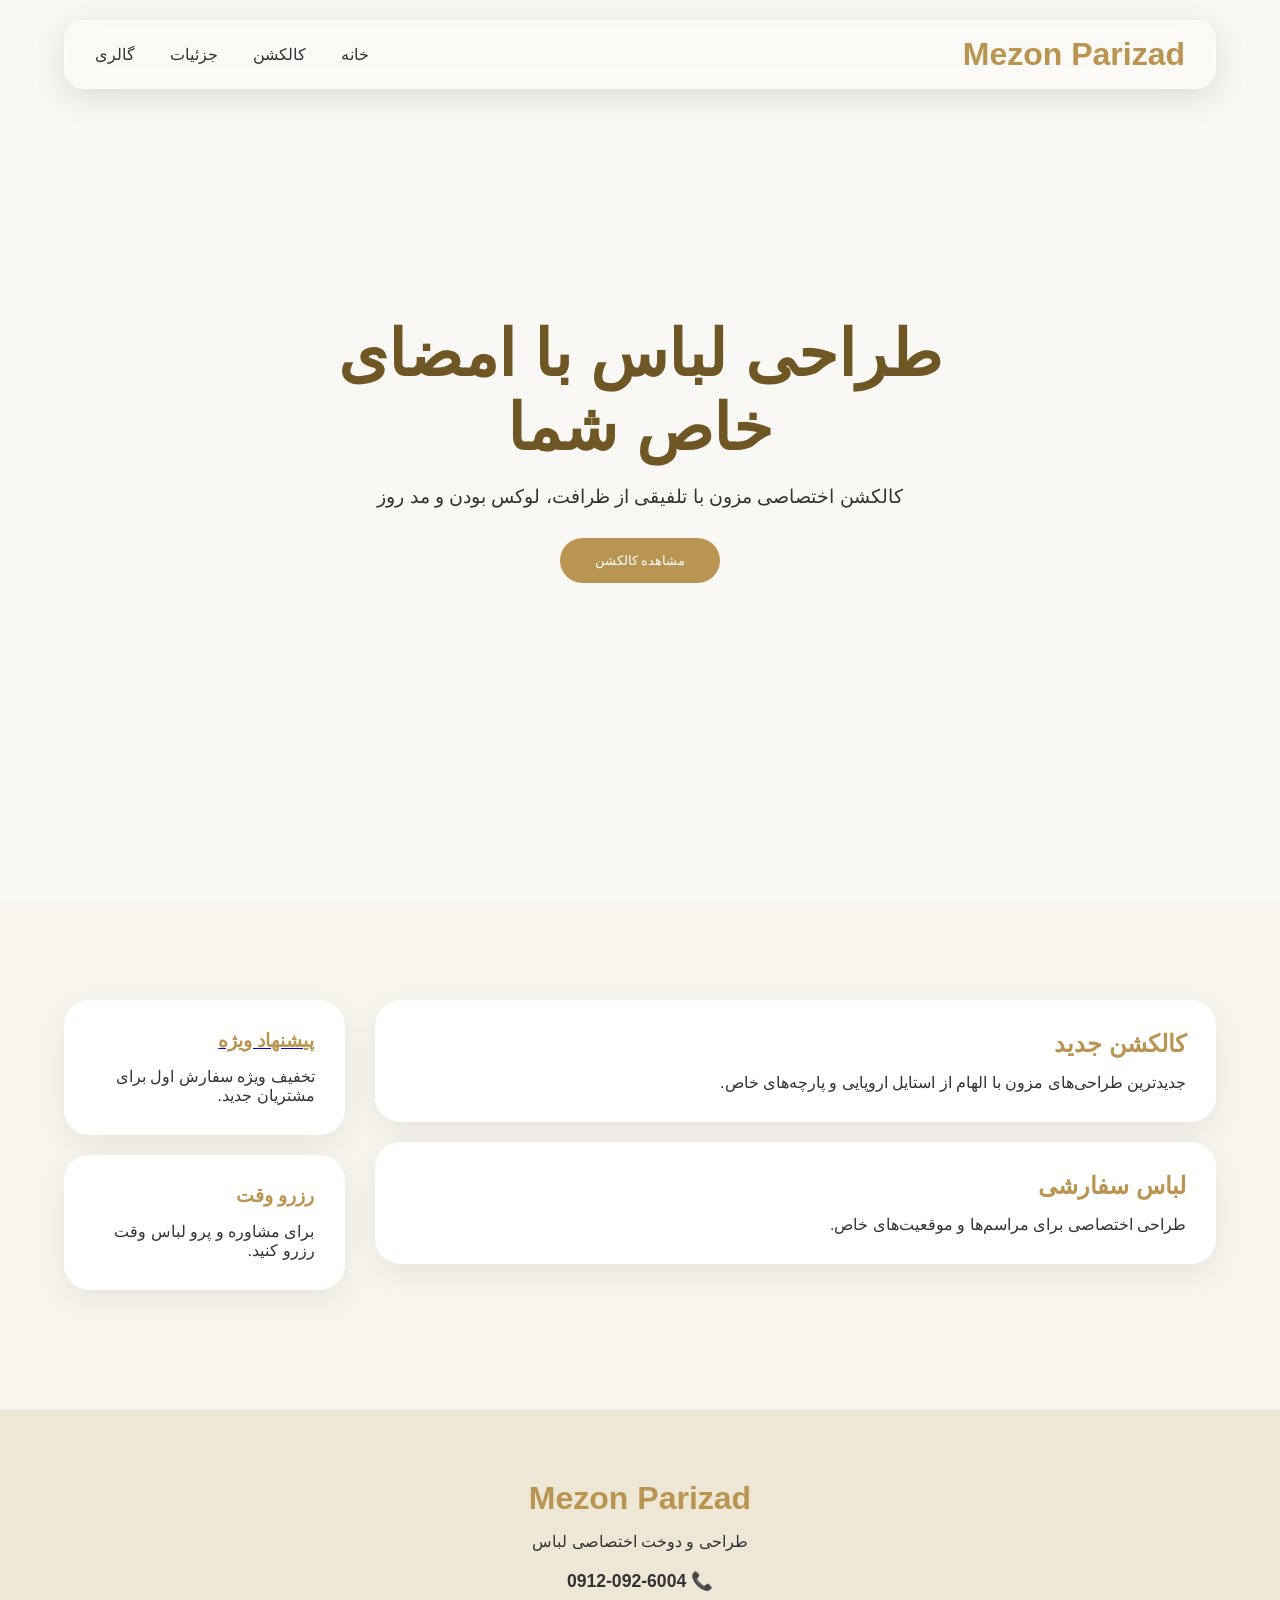
<file: index.html>
<!DOCTYPE html>
<html lang="fa" dir="rtl">

<head>
    <meta charset="UTF-8">
    <meta name="viewport" content="width=device-width, initial-scale=1.0">
    <title>Mezon Parizad</title>
    <link rel="stylesheet" href="css/style.css">
</head>

<body>
    <header class="header">
        <div class="logo">
            Mezon Parizad
        </div>
        <nav class="navbar">
            <ul>
                <li><a href="#">خانه</a></li>
                <li class="dropdown">
                    <a href="#">
                        کالکشن
                    </a>
                    <div class="dropdown-menu">
                        <a href="#">بهار</a>
                        <a href="#">تابستان</a>
                        <a href="#">پاییز</a>
                        <a href="#">زمستان</a>
                    </div>
                </li>
                <li class="dropdown">
                    <a href="#">
                        جزئیات
                    </a>
                    <div class="dropdown-menu">
                        <a href="#">درباره ما</a>
                        <a href="#">مزون</a>
                        <a href="#">تماس</a>
                    </div>
                </li>
                <li><a href="#">گالری</a></li>
            </ul>
        </nav>
        <div class="menu-btn">
            ☰
        </div>
    </header>
    <section class="hero">
        <div class="hero-content">
            <h1>
                طراحی لباس با امضای خاص شما
            </h1>
            <p>
                کالکشن اختصاصی مزون با تلفیقی از ظرافت، لوکس بودن و مد روز
            </p>
            <a href="new.html">
                <button>
                    مشاهده کالکشن
                </button>
            </a>
        </div>
    </section>
    <div class="container">
        <main>
            <div class="card">
                <h2>کالکشن جدید</h2>
                <p>
                    جدیدترین طراحی‌های مزون با الهام از استایل اروپایی و پارچه‌های خاص.
                </p>
            </div>
            <div class="card">
                <h2>لباس سفارشی</h2>
                <p>
                    طراحی اختصاصی برای مراسم‌ها و موقعیت‌های خاص.
                </p>
            </div>
        </main>
        <aside>
            <div class="aside-box">
                <a href="pishnhad.html">
                    <h3 class="dropdown">پیشنهاد ویژه</h3>
                </a>
                <p>
                    تخفیف ویژه سفارش اول برای مشتریان جدید.
                </p>
            </div>
            <div class="aside-box">
                <h3>رزرو وقت</h3>
                <p>
                    برای مشاوره و پرو لباس وقت رزرو کنید.
                </p>
            </div>
        </aside>
    </div>
    <footer>
        <div class="footer-content">
            <h3>Mezon Parizad</h3>
            <p>طراحی و دوخت اختصاصی لباس</p>
            <span>
                📞 0912-092-6004
            </span>
        </div>
    </footer>

    <script src="js/script.js"></script>

</body>

</html>
</file>
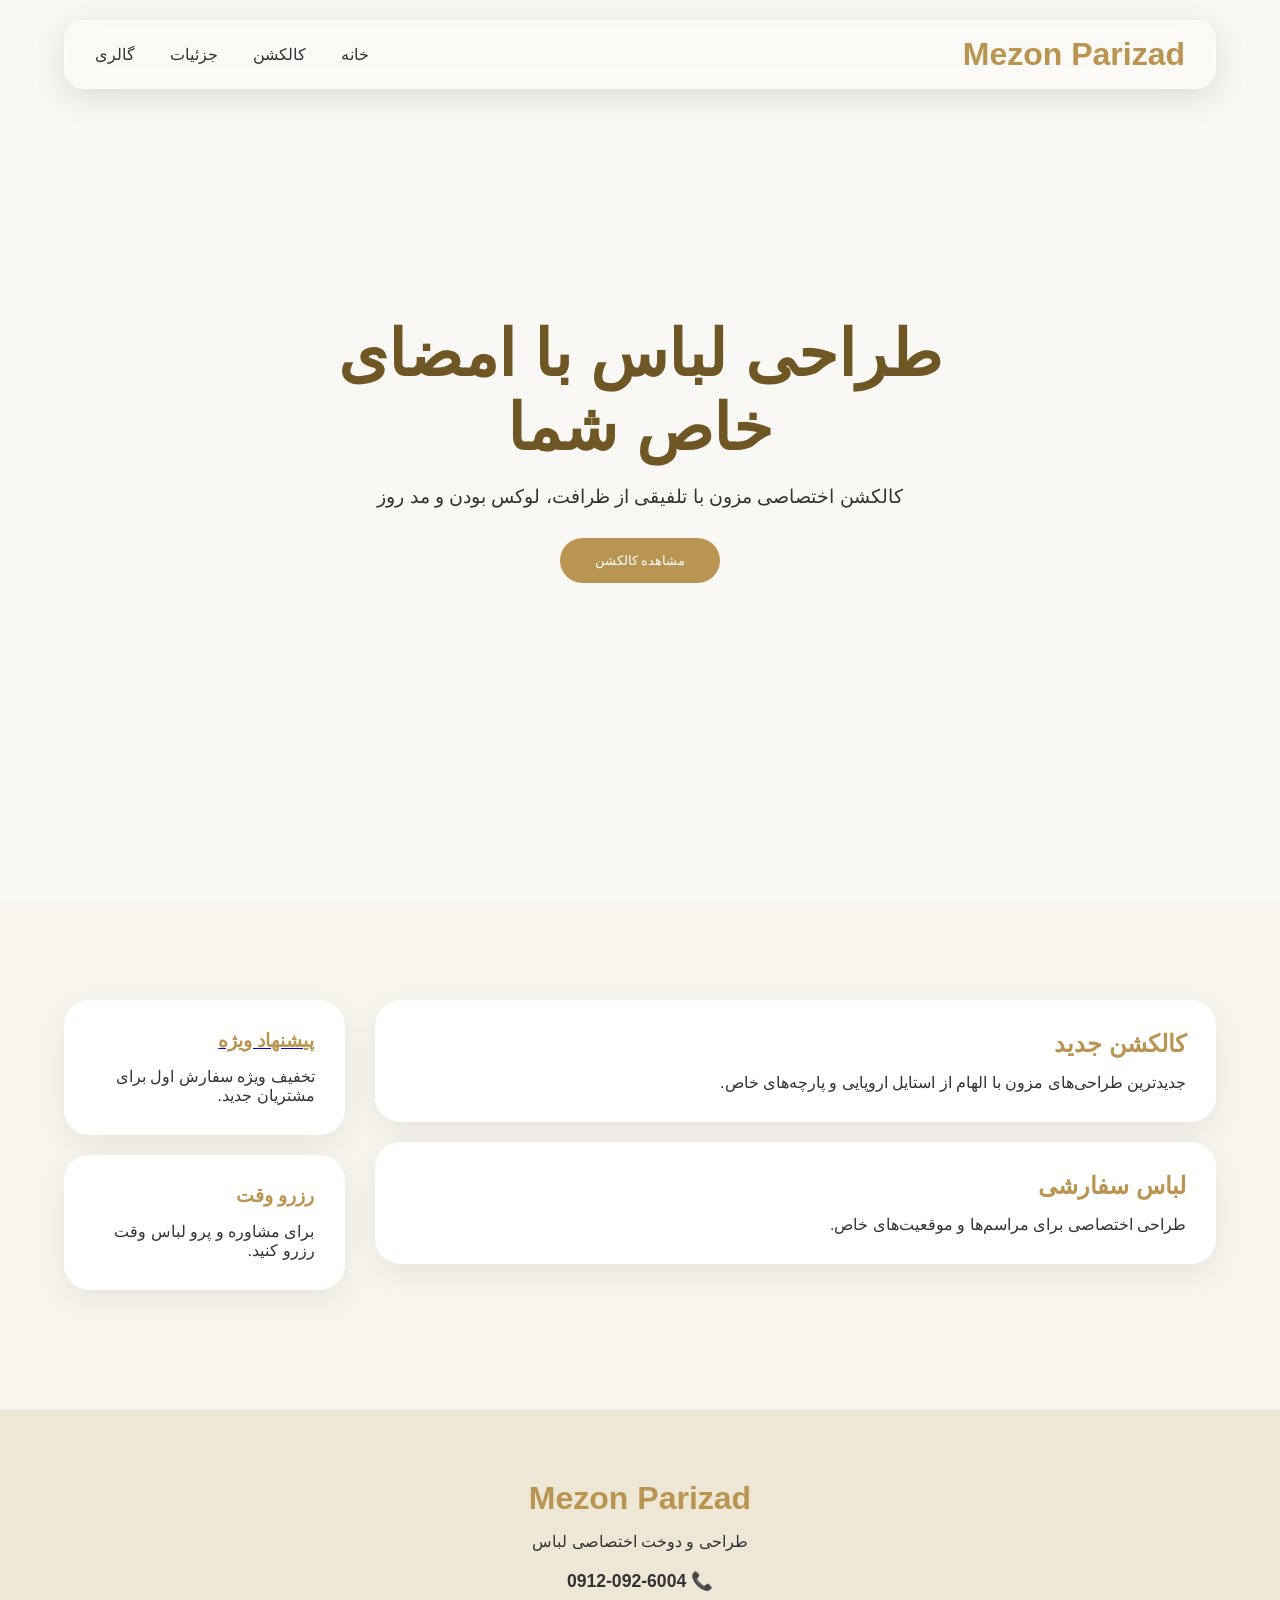
<file: Mezon/index.html>
<!DOCTYPE html>
<html lang="fa" dir="rtl">

<head>
    <meta charset="UTF-8">
    <meta name="viewport" content="width=device-width, initial-scale=1.0">
    <title>Mezon Parizad</title>
    <link rel="stylesheet" href="css/style.css">
</head>

<body>
    <header class="header">
        <div class="logo">
            Mezon Parizad
        </div>
        <nav class="navbar">
            <ul>
                <li><a href="#">خانه</a></li>
                <li class="dropdown">
                    <a href="#">
                        کالکشن
                    </a>
                    <div class="dropdown-menu">
                        <a href="#">بهار</a>
                        <a href="#">تابستان</a>
                        <a href="#">پاییز</a>
                        <a href="#">زمستان</a>
                    </div>
                </li>
                <li class="dropdown">
                    <a href="#">
                        جزئیات
                    </a>
                    <div class="dropdown-menu">
                        <a href="#">درباره ما</a>
                        <a href="#">مزون</a>
                        <a href="#">تماس</a>
                    </div>
                </li>
                <li><a href="#">گالری</a></li>
            </ul>
        </nav>
        <div class="menu-btn">
            ☰
        </div>
    </header>
    <section class="hero">
        <div class="hero-content">
            <h1>
                طراحی لباس با امضای خاص شما
            </h1>
            <p>
                کالکشن اختصاصی مزون با تلفیقی از ظرافت، لوکس بودن و مد روز
            </p>
            <a href="new.html">
                <button>
                    مشاهده کالکشن
                </button>
            </a>
        </div>
    </section>
    <div class="container">
        <main>
            <div class="card">
                <h2>کالکشن جدید</h2>
                <p>
                    جدیدترین طراحی‌های مزون با الهام از استایل اروپایی و پارچه‌های خاص.
                </p>
            </div>
            <div class="card">
                <h2>لباس سفارشی</h2>
                <p>
                    طراحی اختصاصی برای مراسم‌ها و موقعیت‌های خاص.
                </p>
            </div>
        </main>
        <aside>
            <div class="aside-box">
                <a href="pishnhad.html">
                    <h3 class="dropdown">پیشنهاد ویژه</h3>
                </a>
                <p>
                    تخفیف ویژه سفارش اول برای مشتریان جدید.
                </p>
            </div>
            <div class="aside-box">
                <h3>رزرو وقت</h3>
                <p>
                    برای مشاوره و پرو لباس وقت رزرو کنید.
                </p>
            </div>
        </aside>
    </div>
    <footer>
        <div class="footer-content">
            <h3>Mezon Parizad</h3>
            <p>طراحی و دوخت اختصاصی لباس</p>
            <span>
                📞 0912-092-6004
            </span>
        </div>
    </footer>

    <script src="js/script.js"></script>

</body>

</html>
</file>
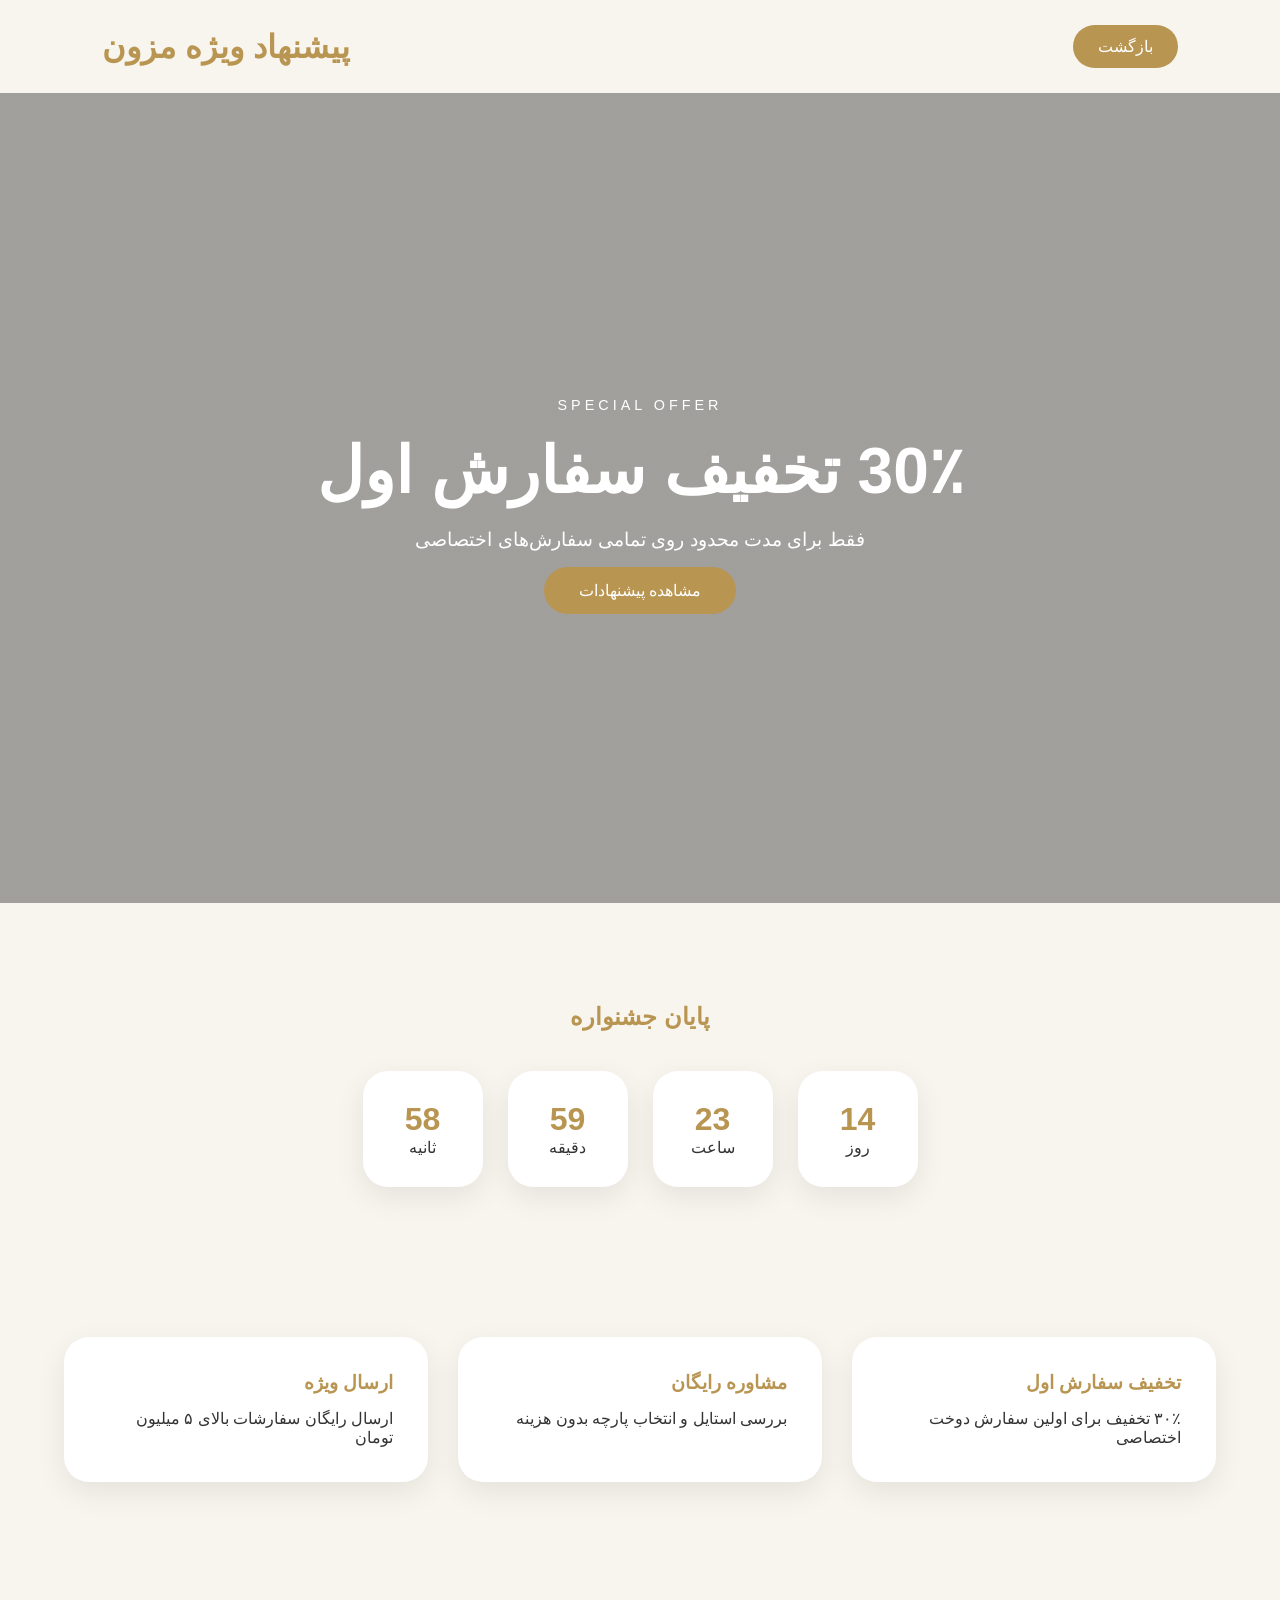
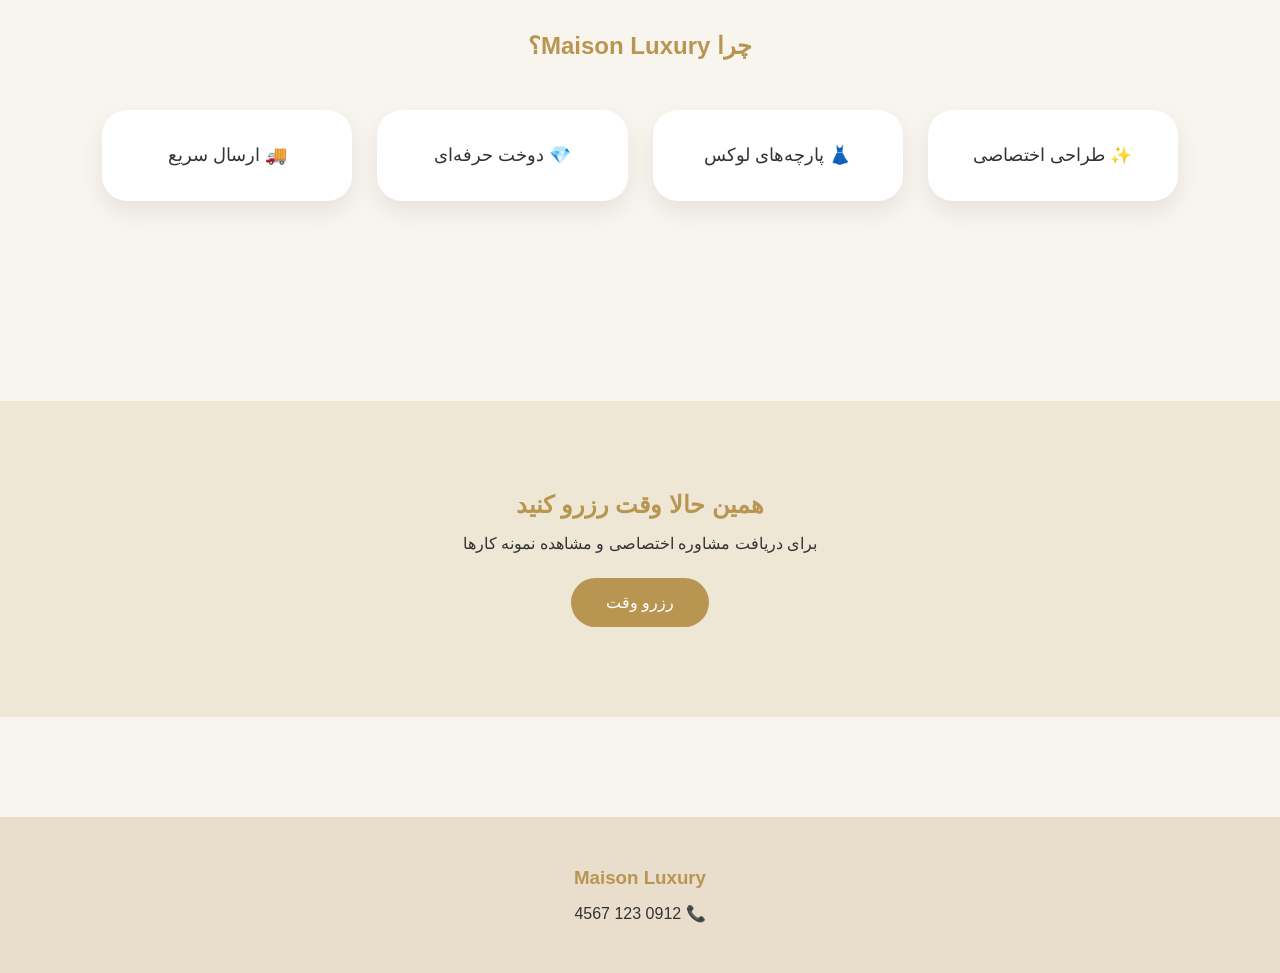
<file: Mezon/pishnhad.html>
<!DOCTYPE html>
<html lang="fa" dir="rtl">

<head>

    <meta charset="UTF-8">
    <meta name="viewport" content="width=device-width, initial-scale=1.0">

    <title>پیشنهاد ویژه | Maison Luxury</title>
    <link rel="stylesheet" href="css/urstyle.css">
</head>

<body>
    <header>
        <a href="index.html" class="back-btn">
            بازگشت
        </a>
        <h1>
            پیشنهاد ویژه مزون
        </h1>
    </header>
    <section class="hero">
        <div class="overlay">
            <span>
                SPECIAL OFFER
            </span>
            <h2>
                30٪ تخفیف سفارش اول
            </h2>
            <p>
                فقط برای مدت محدود روی تمامی سفارش‌های اختصاصی
            </p>
            <a href="#offers" class="hero-btn">
                مشاهده پیشنهادات
            </a>
        </div>
    </section>
    <section class="countdown-section">
        <h2>
            پایان جشنواره
        </h2>
        <div class="countdown">
            <div>
                <span id="days">00</span>
                <p>روز</p>
            </div>
            <div>
                <span id="hours">00</span>
                <p>ساعت</p>
            </div>
            <div>
                <span id="minutes">00</span>
                <p>دقیقه</p>
            </div>
            <div>
                <span id="seconds">00</span>
                <p>ثانیه</p>
            </div>
        </div>
    </section>
    <section class="offers" id="offers">
        <div class="offer-card">
            <h3>
                تخفیف سفارش اول
            </h3>
            <p>
                ۳۰٪ تخفیف برای اولین سفارش دوخت اختصاصی
            </p>
        </div>
        <div class="offer-card">
            <h3>
                مشاوره رایگان
            </h3>
            <p>
                بررسی استایل و انتخاب پارچه بدون هزینه
            </p>
        </div>
        <div class="offer-card">
            <h3>
                ارسال ویژه
            </h3>
            <p>
                ارسال رایگان سفارشات بالای ۵ میلیون تومان
            </p>
        </div>
    </section>
    <section class="benefits">
        <h2>
            چرا Maison Luxury؟
        </h2>
        <div class="benefits-grid">
            <div class="benefit">
                ✨ طراحی اختصاصی
            </div>
            <div class="benefit">
                👗 پارچه‌های لوکس
            </div>
            <div class="benefit">
                💎 دوخت حرفه‌ای
            </div>
            <div class="benefit">
                🚚 ارسال سریع
            </div>
        </div>
    </section>
    <section class="reservation">
        <h2>
            همین حالا وقت رزرو کنید
        </h2>
        <p>
            برای دریافت مشاوره اختصاصی و مشاهده نمونه کارها
        </p>
        <button>
            رزرو وقت
        </button>
    </section>
    <footer>
        <h3>
            Maison Luxury
        </h3>
        <p>
            📞 0912 123 4567
        </p>
    </footer>


    <script src="js/java.js"></script>

</body>

</html>
</file>
<file: css/style.css>
* {
    margin: 0;
    padding: 0;
    box-sizing: border-box;
    font-family: 'Vazirmatn', sans-serif;
}

body {
    background: #f8f5ef;
    color: #333;
}

/* HEADER */

.header {
    position: fixed;
    top: 20px;
    left: 50%;
    transform: translateX(-50%);
    width: 90%;
    z-index: 999;

    display: flex;
    justify-content: space-between;
    align-items: center;

    padding: 15px 30px;

    backdrop-filter: blur(15px);
    background: rgba(255, 255, 255, .18);

    border: 1px solid rgba(255, 255, 255, .4);

    border-radius: 20px;

    box-shadow:
        0 8px 32px rgba(0, 0, 0, .12);
}

.logo {
    font-size: 2rem;
    font-weight: 700;
    color: #b99552;
}

.navbar ul {
    display: flex;
    gap: 35px;
    list-style: none;
}

.navbar a {
    text-decoration: none;
    color: #333;
    font-weight: 500;
    transition: .3s;
}

.navbar a:hover {
    color: #b99552;
}

/* Dropdown */

.dropdown {
    position: relative;
}

.dropdown-menu {
    position: absolute;
    top: 45px;
    right: 0;

    min-width: 180px;

    display: flex;
    flex-direction: column;

    opacity: 0;
    visibility: hidden;

    background: white;

    border-radius: 15px;

    padding: 10px;

    box-shadow: 0 10px 30px rgba(0, 0, 0, .12);

    transition: .3s;
}

.dropdown:hover .dropdown-menu {
    opacity: 1;
    visibility: visible;
}

.dropdown-menu a {
    padding: 12px;
    border-radius: 10px;
}

.dropdown-menu a:hover {
    background: #f4eee0;
}

/* HERO */

.hero {
    height: 100vh;

    display: flex;
    align-items: center;
    justify-content: center;

    text-align: center;

    background:
        linear-gradient(rgba(255, 255, 255, .3),
            rgba(255, 255, 255, .3)),
        url('https://images.unsplash.com/photo-1496747611176-843222e1e57?w=1400') center/cover;
}

.hero-content {
    max-width: 700px;
}

.hero h1 {
    font-size: 4rem;
    margin-bottom: 20px;
    color: #6e5625;
}

.hero p {
    font-size: 1.2rem;
    margin-bottom: 30px;
}

.hero button {
    border: none;
    cursor: pointer;

    padding: 15px 35px;

    border-radius: 40px;

    background: #b99552;
    color: white;

    transition: .3s;
}

.hero button:hover {
    transform: translateY(-5px);
}

/* MAIN */

.container {
    width: 90%;
    margin: 100px auto;

    display: grid;
    grid-template-columns: 3fr 1fr;
    gap: 30px;
}

.card,
.aside-box {
    background: white;

    padding: 30px;

    border-radius: 25px;

    margin-bottom: 20px;

    box-shadow: 0 10px 30px rgba(0, 0, 0, .07);

    transition: .4s;
}

.card:hover,
.aside-box:hover {
    transform: translateY(-10px);
}

.card h2,
.aside-box h3 {
    color: #b99552;
    margin-bottom: 15px;
}

/* FOOTER */

footer {
    background: #efe7d6;

    padding: 70px 20px;

    text-align: center;

    margin-top: 80px;
}

.footer-content h3 {
    color: #b99552;
    font-size: 2rem;
    margin-bottom: 15px;
}

.footer-content p {
    margin-bottom: 20px;
}

.footer-content span {
    font-size: 1.1rem;
    font-weight: 600;
}

/* MOBILE */

.menu-btn {
    display: none;
    font-size: 2rem;
    cursor: pointer;
}

@media(max-width:900px) {

    .container {
        grid-template-columns: 1fr;
    }

    .navbar {
        position: absolute;

        top: 90px;
        right: 0;

        width: 100%;

        background: white;

        border-radius: 20px;

        overflow: hidden;

        max-height: 0;

        transition: .4s;
    }

    .navbar.active {
        max-height: 500px;
    }

    .navbar ul {
        flex-direction: column;
        padding: 20px;
    }

    .dropdown-menu {
        position: static;
        opacity: 1;
        visibility: visible;
        display: none;
        box-shadow: none;
        margin-top: 10px;
    }

    .dropdown:hover .dropdown-menu {
        display: flex;
    }

    .menu-btn {
        display: block;
    }

    .hero h1 {
        font-size: 2.5rem;
    }

}
</file>
<file: Mezon/css/style.css>
* {
    margin: 0;
    padding: 0;
    box-sizing: border-box;
    font-family: 'Vazirmatn', sans-serif;
}

body {
    background: #f8f5ef;
    color: #333;
}

/* HEADER */

.header {
    position: fixed;
    top: 20px;
    left: 50%;
    transform: translateX(-50%);
    width: 90%;
    z-index: 999;

    display: flex;
    justify-content: space-between;
    align-items: center;

    padding: 15px 30px;

    backdrop-filter: blur(15px);
    background: rgba(255, 255, 255, .18);

    border: 1px solid rgba(255, 255, 255, .4);

    border-radius: 20px;

    box-shadow:
        0 8px 32px rgba(0, 0, 0, .12);
}

.logo {
    font-size: 2rem;
    font-weight: 700;
    color: #b99552;
}

.navbar ul {
    display: flex;
    gap: 35px;
    list-style: none;
}

.navbar a {
    text-decoration: none;
    color: #333;
    font-weight: 500;
    transition: .3s;
}

.navbar a:hover {
    color: #b99552;
}

/* Dropdown */

.dropdown {
    position: relative;
}

.dropdown-menu {
    position: absolute;
    top: 45px;
    right: 0;

    min-width: 180px;

    display: flex;
    flex-direction: column;

    opacity: 0;
    visibility: hidden;

    background: white;

    border-radius: 15px;

    padding: 10px;

    box-shadow: 0 10px 30px rgba(0, 0, 0, .12);

    transition: .3s;
}

.dropdown:hover .dropdown-menu {
    opacity: 1;
    visibility: visible;
}

.dropdown-menu a {
    padding: 12px;
    border-radius: 10px;
}

.dropdown-menu a:hover {
    background: #f4eee0;
}

/* HERO */

.hero {
    height: 100vh;

    display: flex;
    align-items: center;
    justify-content: center;

    text-align: center;

    background:
        linear-gradient(rgba(255, 255, 255, .3),
            rgba(255, 255, 255, .3)),
        url('https://images.unsplash.com/photo-1496747611176-843222e1e57?w=1400') center/cover;
}

.hero-content {
    max-width: 700px;
}

.hero h1 {
    font-size: 4rem;
    margin-bottom: 20px;
    color: #6e5625;
}

.hero p {
    font-size: 1.2rem;
    margin-bottom: 30px;
}

.hero button {
    border: none;
    cursor: pointer;

    padding: 15px 35px;

    border-radius: 40px;

    background: #b99552;
    color: white;

    transition: .3s;
}

.hero button:hover {
    transform: translateY(-5px);
}

/* MAIN */

.container {
    width: 90%;
    margin: 100px auto;

    display: grid;
    grid-template-columns: 3fr 1fr;
    gap: 30px;
}

.card,
.aside-box {
    background: white;

    padding: 30px;

    border-radius: 25px;

    margin-bottom: 20px;

    box-shadow: 0 10px 30px rgba(0, 0, 0, .07);

    transition: .4s;
}

.card:hover,
.aside-box:hover {
    transform: translateY(-10px);
}

.card h2,
.aside-box h3 {
    color: #b99552;
    margin-bottom: 15px;
}

/* FOOTER */

footer {
    background: #efe7d6;

    padding: 70px 20px;

    text-align: center;

    margin-top: 80px;
}

.footer-content h3 {
    color: #b99552;
    font-size: 2rem;
    margin-bottom: 15px;
}

.footer-content p {
    margin-bottom: 20px;
}

.footer-content span {
    font-size: 1.1rem;
    font-weight: 600;
}

/* MOBILE */

.menu-btn {
    display: none;
    font-size: 2rem;
    cursor: pointer;
}

@media(max-width:900px) {

    .container {
        grid-template-columns: 1fr;
    }

    .navbar {
        position: absolute;

        top: 90px;
        right: 0;

        width: 100%;

        background: white;

        border-radius: 20px;

        overflow: hidden;

        max-height: 0;

        transition: .4s;
    }

    .navbar.active {
        max-height: 500px;
    }

    .navbar ul {
        flex-direction: column;
        padding: 20px;
    }

    .dropdown-menu {
        position: static;
        opacity: 1;
        visibility: visible;
        display: none;
        box-shadow: none;
        margin-top: 10px;
    }

    .dropdown:hover .dropdown-menu {
        display: flex;
    }

    .menu-btn {
        display: block;
    }

    .hero h1 {
        font-size: 2.5rem;
    }

}
</file>
<file: Mezon/css/urstyle.css>
* {
    margin: 0;
    padding: 0;
    box-sizing: border-box;
    font-family: 'Vazirmatn', sans-serif;
}

body {
    background: #f8f5ef;
    color: #333;
}

header {

    display: flex;
    justify-content: space-between;
    align-items: center;

    padding: 25px 8%;
}

header h1 {
    color: #b99552;
}

.back-btn {

    text-decoration: none;
    background: #b99552;
    color: white;

    padding: 12px 25px;
    border-radius: 40px;
}

/* HERO */

.hero {

    height: 90vh;

    background:
        linear-gradient(rgba(0, 0, 0, .35),
            rgba(0, 0, 0, .35)),
        url("https://images.unsplash.com/photo-1496747611176-843222e1e57?w=1600") center/cover;

    display: flex;
    justify-content: center;
    align-items: center;

    text-align: center;
}

.overlay {
    color: white;
}

.overlay span {

    letter-spacing: 4px;
    font-size: .9rem;
}

.overlay h2 {

    font-size: 4rem;
    margin: 20px 0;
}

.overlay p {

    font-size: 1.2rem;
    margin-bottom: 30px;
}

.hero-btn {

    background: #b99552;
    color: white;

    padding: 15px 35px;

    border-radius: 40px;

    text-decoration: none;
}

/* COUNTDOWN */

.countdown-section {

    padding: 100px 20px;

    text-align: center;
}

.countdown-section h2 {

    margin-bottom: 40px;
    color: #b99552;
}

.countdown {

    display: flex;
    justify-content: center;
    gap: 25px;
    flex-wrap: wrap;
}

.countdown div {

    background: white;

    padding: 30px;

    min-width: 120px;

    border-radius: 25px;

    box-shadow:
        0 10px 30px rgba(0, 0, 0, .08);
}

.countdown span {

    font-size: 2rem;
    font-weight: 700;

    color: #b99552;
}

/* OFFERS */

.offers {

    width: 90%;
    margin: 50px auto;

    display: grid;
    grid-template-columns:
        repeat(auto-fit, minmax(300px, 1fr));

    gap: 30px;
}

.offer-card {

    background: white;

    padding: 35px;

    border-radius: 25px;

    box-shadow:
        0 10px 30px rgba(0, 0, 0, .08);

    transition: .4s;
}

.offer-card:hover {

    transform: translateY(-10px);
}

.offer-card h3 {

    margin-bottom: 15px;
    color: #b99552;
}

/* BENEFITS */

.benefits {

    padding: 100px 8%;

    text-align: center;
}

.benefits h2 {

    color: #b99552;
    margin-bottom: 50px;
}

.benefits-grid {

    display: grid;

    grid-template-columns:
        repeat(auto-fit, minmax(220px, 1fr));

    gap: 25px;
}

.benefit {

    background: white;

    padding: 35px;

    border-radius: 25px;

    font-size: 1.1rem;

    box-shadow:
        0 10px 25px rgba(0, 0, 0, .08);
}

/* CTA */

.reservation {

    margin: 100px 0;

    padding: 90px 20px;

    background: #efe7d6;

    text-align: center;
}

.reservation h2 {

    color: #b99552;
    margin-bottom: 15px;
}

.reservation p {

    margin-bottom: 25px;
}

.reservation button {

    border: none;

    background: #b99552;
    color: white;

    padding: 15px 35px;

    border-radius: 40px;

    cursor: pointer;

    font-size: 1rem;
}

/* FOOTER */

footer {

    padding: 50px;

    background: #e8decb;

    text-align: center;
}

footer h3 {

    color: #b99552;
    margin-bottom: 15px;
}

/* MOBILE */

@media(max-width:768px) {

    header {

        flex-direction: column;
        gap: 15px;
    }

    .overlay h2 {

        font-size: 2.5rem;
    }

    .countdown {

        gap: 15px;
    }

    .countdown div {

        min-width: 90px;
        padding: 20px;
    }

    .offer-card {

        padding: 25px;
    }

    .hero {

        height: 75vh;
    }

}
</file>
